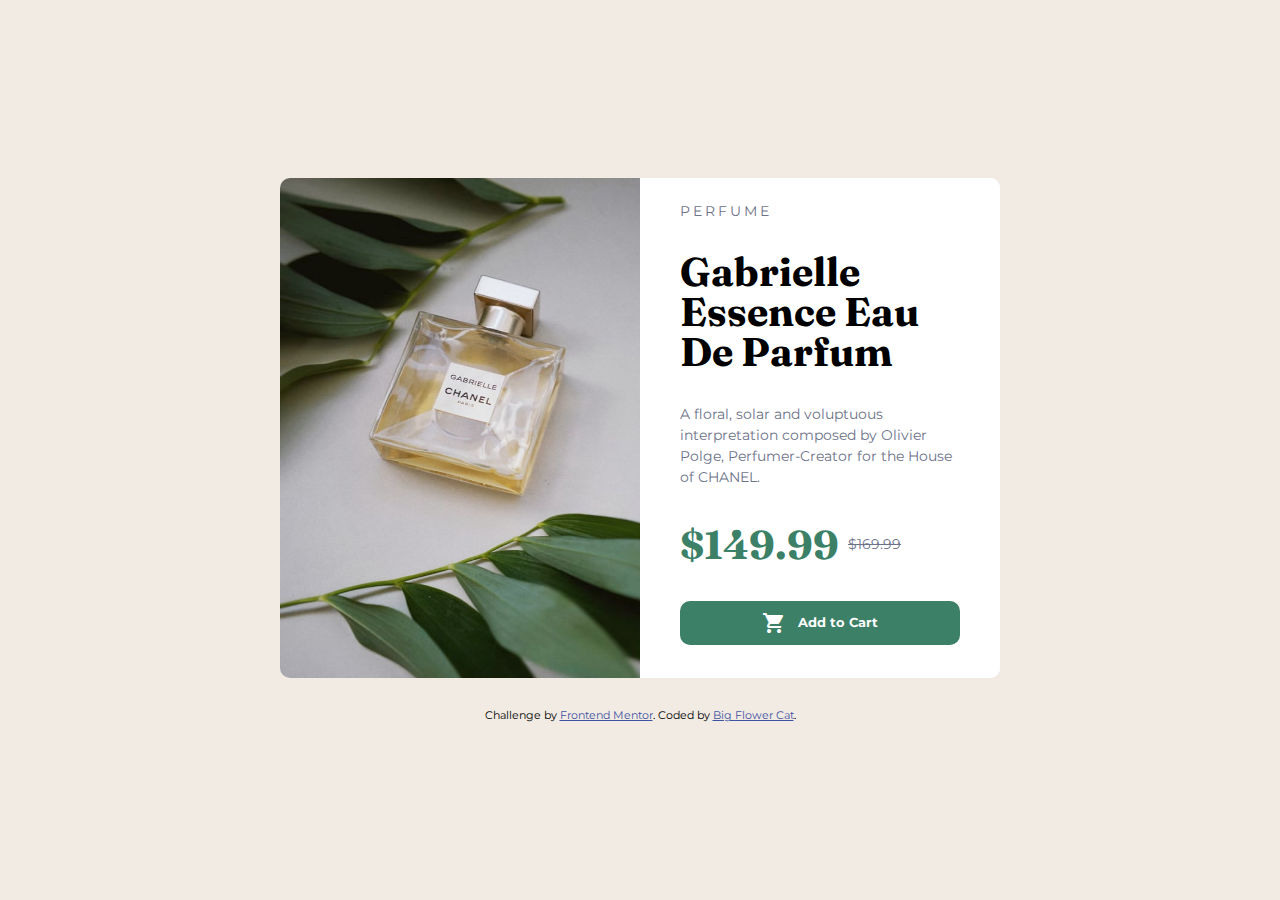
<file: index.html>
<!DOCTYPE html>
<html lang="en">

<head>
  <meta charset="UTF-8">
  <meta name="viewport" content="width=device-width, initial-scale=1.0">
  <!-- displays site properly based on user's device -->

  <link rel="icon" type="image/png" sizes="32x32" href="./images/favicon-32x32.png">
  <link rel="stylesheet" href="./styles.css">
  <link href="https://fonts.googleapis.com/icon?family=Material+Icons" rel="stylesheet">
  <title>Frontend Mentor | Product preview card component</title>

  <!-- Feel free to remove these styles or customise in your own stylesheet 👍 -->
  <style>
    .attribution {
      font-size: 11px;
      text-align: center;
    }

    .attribution a {
      color: hsl(228, 45%, 44%);
    }
  </style>
</head>

<body>

  <div class="card-container">
    <img src="./images/image-product-desktop.jpg" alt="" class="theme-img">
    <div class="content">
      <div class="logo">Perfume</div>
      <h1>Gabrielle Essence Eau De Parfum</h1>
      <p class="text">A floral, solar and voluptuous interpretation composed by Olivier Polge,
        Perfumer-Creator for the House of CHANEL.</p>
      <div class="prices">
        <h4 class="price-now">$149.99</h4>
        <p class="price-old">$169.99</p>
      </div>

      <div class="button">
        <i class="material-icons cart-logo">shopping_cart</i>
        <p>Add to Cart</p>
      </div>
    </div>
  </div>
  <div class="attribution">
    Challenge by <a href="https://www.frontendmentor.io?ref=challenge" target="_blank">Frontend Mentor</a>.
    Coded by <a href="#">Big Flower Cat</a>.
  </div>
</body>

</html>
</file>
<file: styles.css>
@import url("https://fonts.googleapis.com/css2?family=Fraunces:opsz,wght@9..144,700&family=Montserrat:wght@500;700&display=swap");

:root {
	--body-bgc: hsl(30, 38%, 92%);
	--theme-color: hsl(158, 36%, 37%);
	--content-bgc: hsl(0, 0%, 100%);
	--text-color: hsl(212, 21%, 14%);
	--old-price-color: hsl(228, 12%, 48%);
}

* {
	margin: 0;
	padding: 0;
	box-sizing: border-box;
}

body {
	font-size: 14px;
	font-family: "Montserrat", sans-serif;
	background-color: var(--body-bgc);
	height: 100vh;
	width: 100%;
	display: flex;
	justify-content: center;
	align-items: center;
	flex-direction: column;
}

.card-container {
	width: 720px;
	height: 500px;
	display: flex;
	justify-content: center;
	align-items: center;
	background-color: white;
	border-radius: 10px;
}

.theme-img {
	width: 50%;
	height: 100%;
	border-radius: 10px 0 0 10px;
}

.content {
	padding: 40px;
	background-color: var(--content-bgc);
	height: 100%;
	width: 50%;
	display: flex;
	flex-direction: column;
	justify-content: center;
	align-items: flex-start;
	gap: 2rem;
	border-radius: 0 10px 10px 0;
}

.logo {
	color: var(--old-price-color);
	letter-spacing: 3px;
	text-transform: uppercase;
}

.content h1 {
	font-family: "Fraunces", sans-serif;
	font-size: 40px;

	line-height: 1;
}

.content .text {
	line-height: 1.5;
	color: var(--old-price-color);
}

.prices {
	width: 100%;
	display: flex;
	align-items: center;
}

.price-now {
	color: var(--theme-color);
	font-family: "Fraunces", sans-serif;
	font-size: 40px;
	display: inline-block;
	width: 60%;
}

.price-old {
	display: inline-block;
	text-decoration: line-through;
	color: var(--old-price-color);
}

.button {
	background-color: var(--theme-color);
	font-weight: 700;
	color: white;
	width: 100%;
	display: flex;
	justify-content: center;
	align-items: center;
	gap: 0.8rem;
	padding: 10px 30px;
	font-size: 0.8rem;
	cursor: pointer;
	border-radius: 10px;
	margin-bottom: 10px;
}

.button .text {
	letter-spacing: 1px;
}

.attribution {
	margin-top: 30px;
}

@media (max-width: 720px) {
	body {
		width: 100%;
		display: flex;
		justify-content: center;
		align-items: center;
	}

	.card-container {
		width: 375px;
		height: auto;
		display: flex;
		flex-direction: column;
	}

	.theme-img {
		width: 100%;
		height: 300px;
		object-fit: cover;
		border-radius: 10px 10px 0 0;
	}

	.content {
		width: 100%;
		gap: 1rem;
		border-radius: 0 0 10px 10px;
	}

	.content h1 {
		font-size: 32px;
	}
}
</file>
